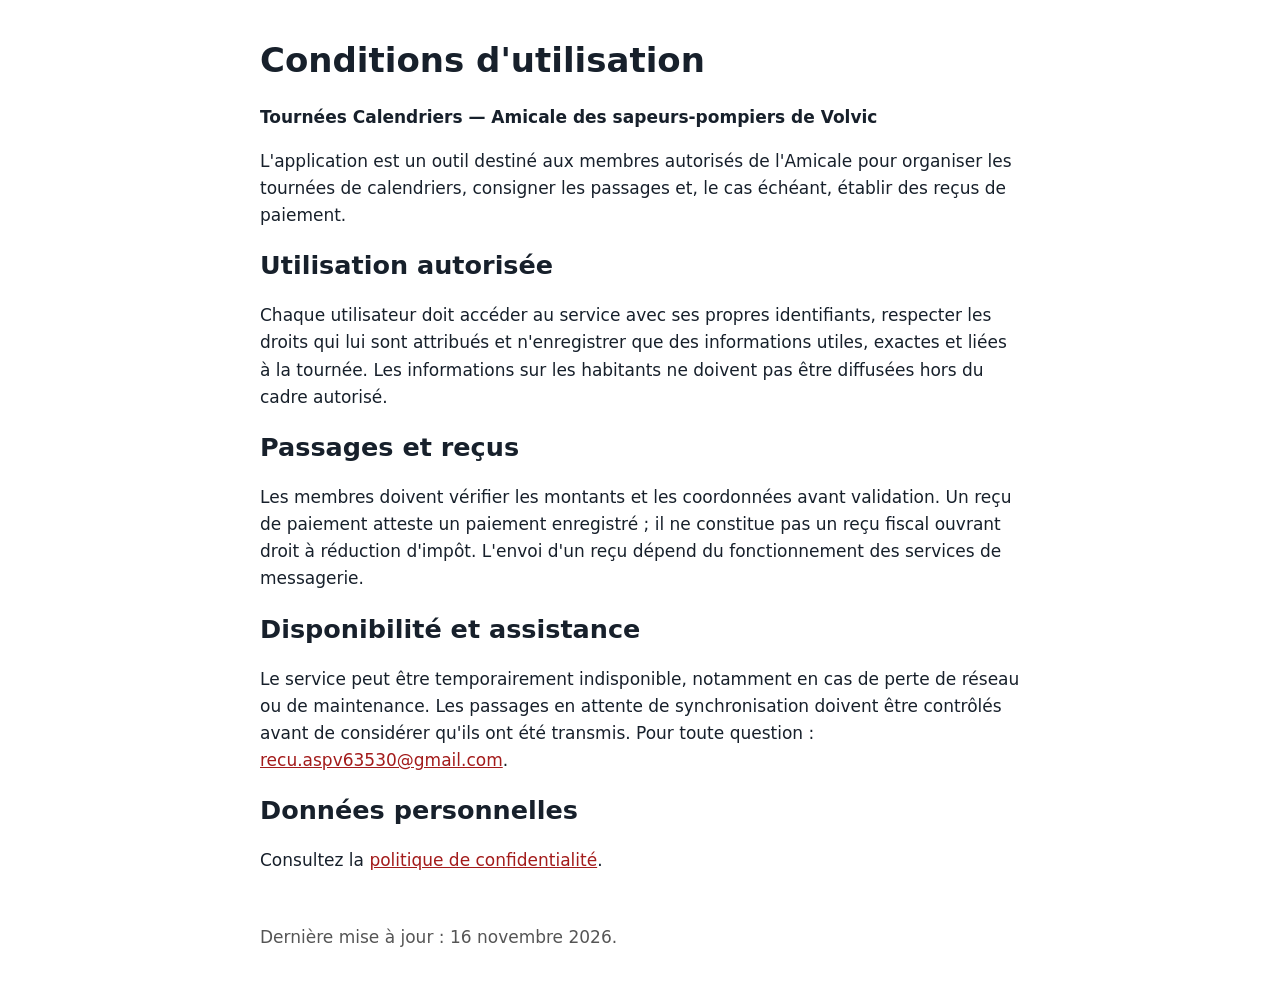
<file: conditions-utilisation.html>
<!doctype html><html lang="fr"><head><meta charset="utf-8"><meta name="viewport" content="width=device-width,initial-scale=1"><title>Conditions d'utilisation — Amicale SP Volvic</title><style>body{font:17px/1.6 system-ui,sans-serif;max-width:760px;margin:40px auto;padding:0 20px;color:#17202b}h1,h2{line-height:1.2}a{color:#a31b1b}footer{margin:50px 0;color:#555}</style></head><body><h1>Conditions d'utilisation</h1><p><strong>Tournées Calendriers — Amicale des sapeurs-pompiers de Volvic</strong></p><p>L'application est un outil destiné aux membres autorisés de l'Amicale pour organiser les tournées de calendriers, consigner les passages et, le cas échéant, établir des reçus de paiement.</p><h2>Utilisation autorisée</h2><p>Chaque utilisateur doit accéder au service avec ses propres identifiants, respecter les droits qui lui sont attribués et n'enregistrer que des informations utiles, exactes et liées à la tournée. Les informations sur les habitants ne doivent pas être diffusées hors du cadre autorisé.</p><h2>Passages et reçus</h2><p>Les membres doivent vérifier les montants et les coordonnées avant validation. Un reçu de paiement atteste un paiement enregistré ; il ne constitue pas un reçu fiscal ouvrant droit à réduction d'impôt. L'envoi d'un reçu dépend du fonctionnement des services de messagerie.</p><h2>Disponibilité et assistance</h2><p>Le service peut être temporairement indisponible, notamment en cas de perte de réseau ou de maintenance. Les passages en attente de synchronisation doivent être contrôlés avant de considérer qu'ils ont été transmis. Pour toute question : <a href="mailto:recu.aspv63530@gmail.com">recu.aspv63530@gmail.com</a>.</p><h2>Données personnelles</h2><p>Consultez la <a href="./confidentialite.html">politique de confidentialité</a>.</p><footer>Dernière mise à jour : 16 novembre 2026.</footer></body></html>
</file>
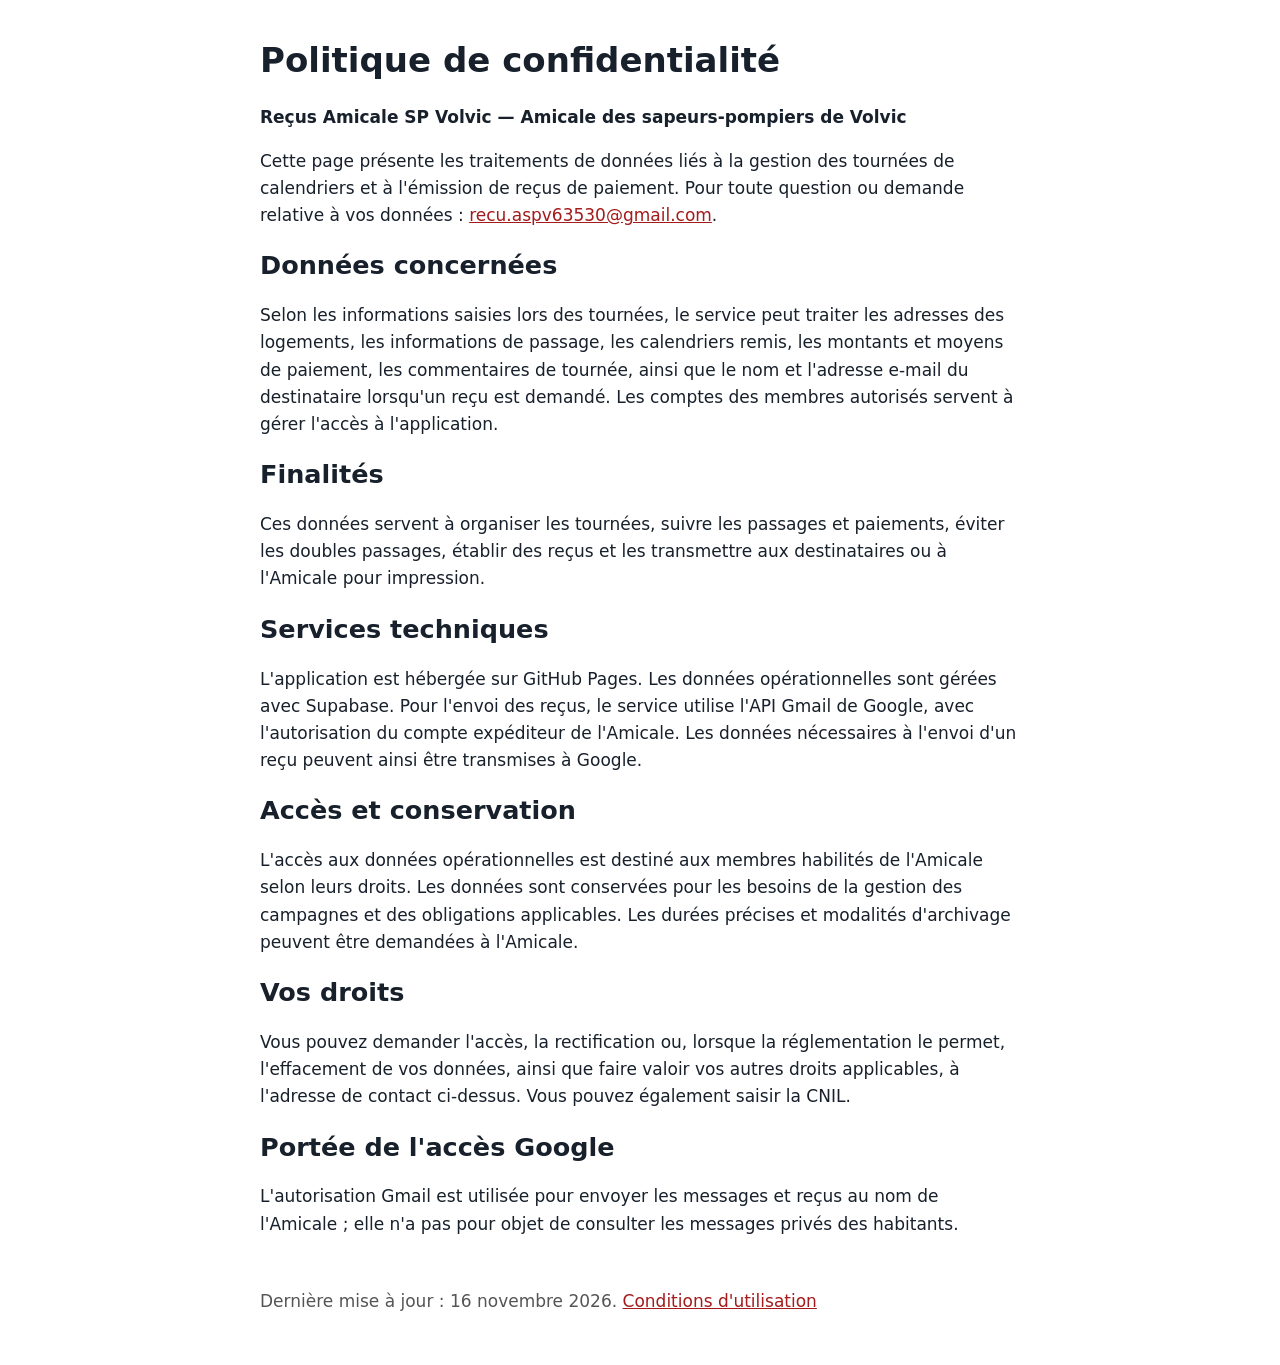
<file: confidentialite.html>
<!doctype html><html lang="fr"><head><meta charset="utf-8"><meta name="viewport" content="width=device-width,initial-scale=1"><title>Confidentialité — Amicale SP Volvic</title><style>body{font:17px/1.6 system-ui,sans-serif;max-width:760px;margin:40px auto;padding:0 20px;color:#17202b}h1,h2{line-height:1.2}a{color:#a31b1b}footer{margin:50px 0;color:#555}</style></head><body><h1>Politique de confidentialité</h1><p><strong>Reçus Amicale SP Volvic — Amicale des sapeurs-pompiers de Volvic</strong></p><p>Cette page présente les traitements de données liés à la gestion des tournées de calendriers et à l'émission de reçus de paiement. Pour toute question ou demande relative à vos données : <a href="mailto:recu.aspv63530@gmail.com">recu.aspv63530@gmail.com</a>.</p><h2>Données concernées</h2><p>Selon les informations saisies lors des tournées, le service peut traiter les adresses des logements, les informations de passage, les calendriers remis, les montants et moyens de paiement, les commentaires de tournée, ainsi que le nom et l'adresse e-mail du destinataire lorsqu'un reçu est demandé. Les comptes des membres autorisés servent à gérer l'accès à l'application.</p><h2>Finalités</h2><p>Ces données servent à organiser les tournées, suivre les passages et paiements, éviter les doubles passages, établir des reçus et les transmettre aux destinataires ou à l'Amicale pour impression.</p><h2>Services techniques</h2><p>L'application est hébergée sur GitHub Pages. Les données opérationnelles sont gérées avec Supabase. Pour l'envoi des reçus, le service utilise l'API Gmail de Google, avec l'autorisation du compte expéditeur de l'Amicale. Les données nécessaires à l'envoi d'un reçu peuvent ainsi être transmises à Google.</p><h2>Accès et conservation</h2><p>L'accès aux données opérationnelles est destiné aux membres habilités de l'Amicale selon leurs droits. Les données sont conservées pour les besoins de la gestion des campagnes et des obligations applicables. Les durées précises et modalités d'archivage peuvent être demandées à l'Amicale.</p><h2>Vos droits</h2><p>Vous pouvez demander l'accès, la rectification ou, lorsque la réglementation le permet, l'effacement de vos données, ainsi que faire valoir vos autres droits applicables, à l'adresse de contact ci-dessus. Vous pouvez également saisir la CNIL.</p><h2>Portée de l'accès Google</h2><p>L'autorisation Gmail est utilisée pour envoyer les messages et reçus au nom de l'Amicale ; elle n'a pas pour objet de consulter les messages privés des habitants.</p><footer>Dernière mise à jour : 16 novembre 2026. <a href="./conditions-utilisation.html">Conditions d'utilisation</a></footer></body></html>
</file>
